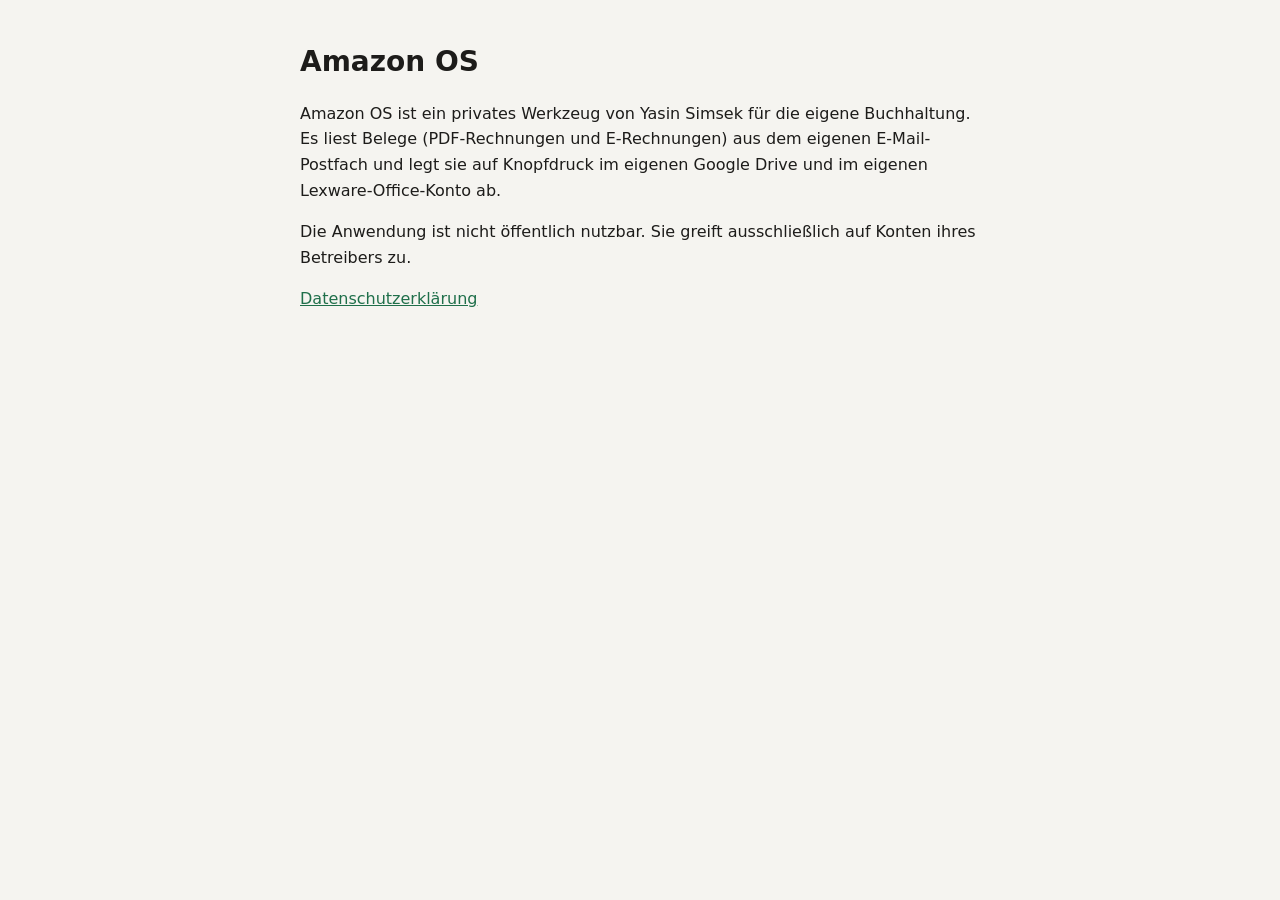
<file: index.html>
<!doctype html>
<html lang="de">
<head>
  <meta charset="utf-8">
  <meta name="viewport" content="width=device-width, initial-scale=1">
  <title>Amazon OS</title>
  <link rel="stylesheet" href="style.css">
</head>
<body>
  <main>
    <h1>Amazon OS</h1>
    <p>Amazon OS ist ein privates Werkzeug von Yasin Simsek für die eigene Buchhaltung. Es liest Belege
      (PDF-Rechnungen und E-Rechnungen) aus dem eigenen E-Mail-Postfach und legt sie auf Knopfdruck im
      eigenen Google Drive und im eigenen Lexware-Office-Konto ab.</p>
    <p>Die Anwendung ist nicht öffentlich nutzbar. Sie greift ausschließlich auf Konten ihres Betreibers zu.</p>
    <p><a href="datenschutz.html">Datenschutzerklärung</a></p>
  </main>
</body>
</html>
</file>
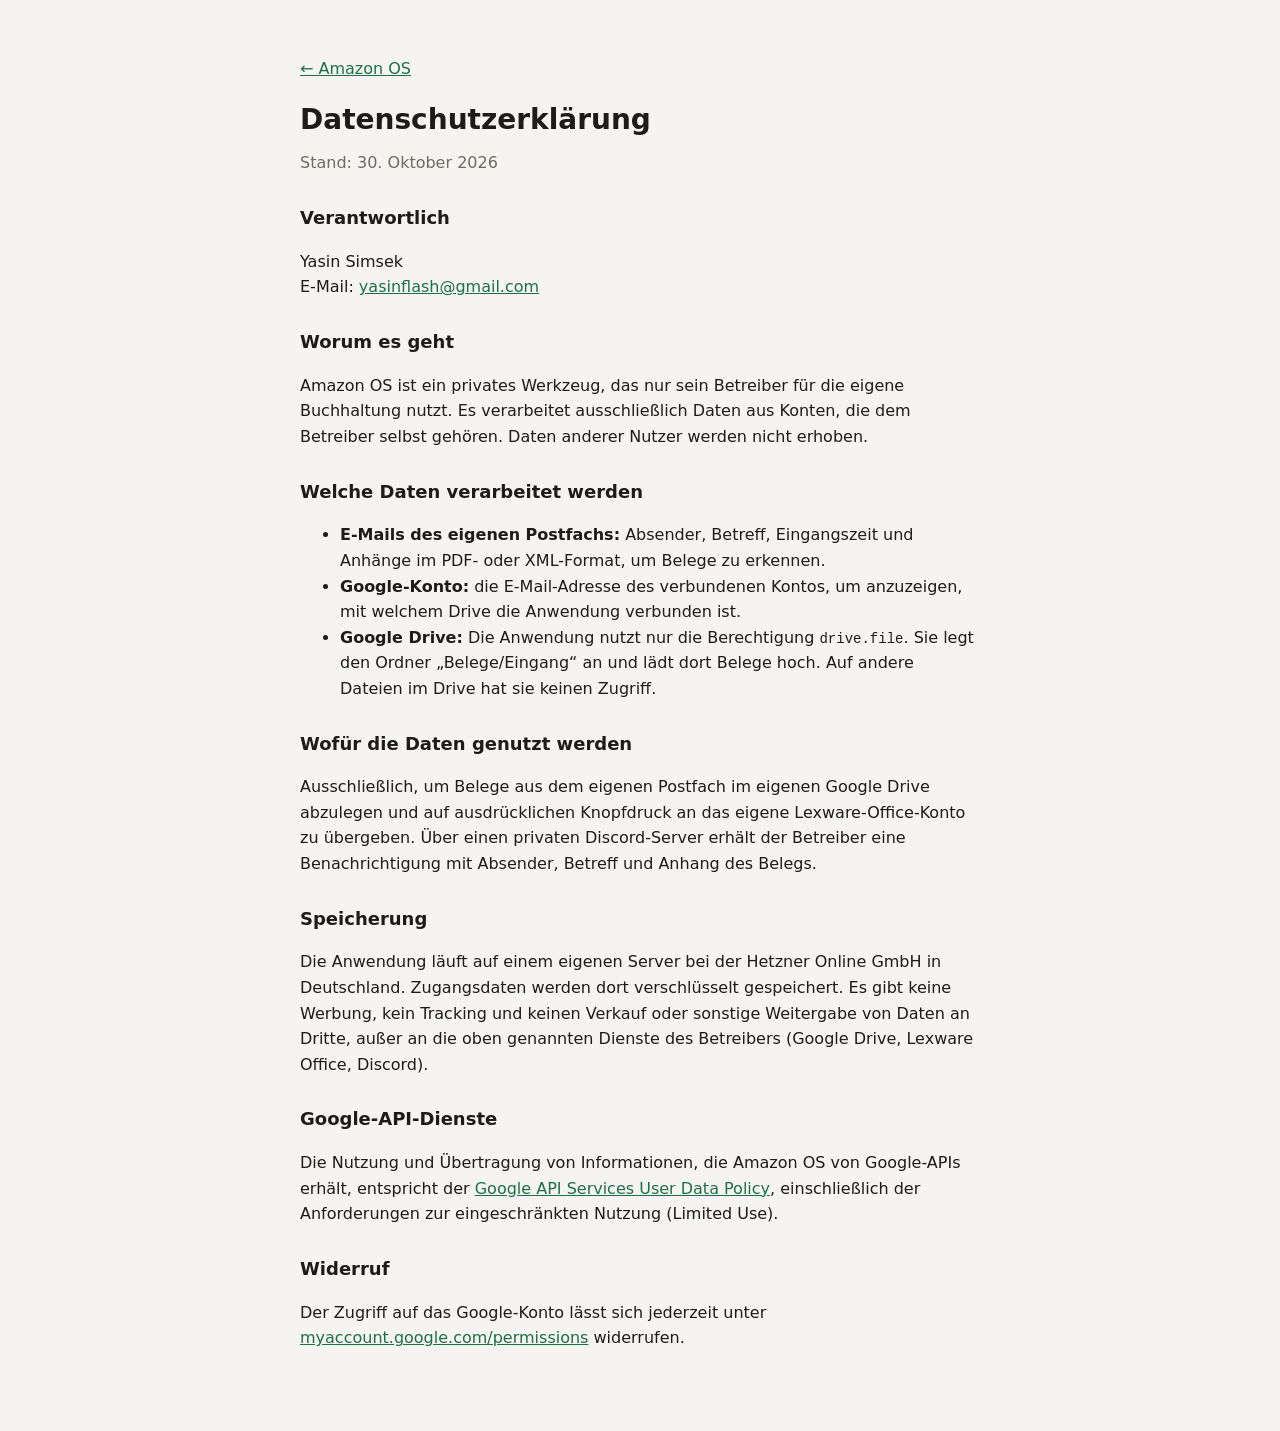
<file: datenschutz.html>
<!doctype html>
<html lang="de">
<head>
  <meta charset="utf-8">
  <meta name="viewport" content="width=device-width, initial-scale=1">
  <title>Datenschutzerklärung – Amazon OS</title>
  <link rel="stylesheet" href="style.css">
</head>
<body>
  <main>
    <p><a href="index.html">← Amazon OS</a></p>
    <h1>Datenschutzerklärung</h1>
    <p class="muted">Stand: 30. Oktober 2026</p>

    <h2>Verantwortlich</h2>
    <p>Yasin Simsek<br>E-Mail: <a href="mailto:yasinflash@gmail.com">yasinflash@gmail.com</a></p>

    <h2>Worum es geht</h2>
    <p>Amazon OS ist ein privates Werkzeug, das nur sein Betreiber für die eigene Buchhaltung nutzt.
      Es verarbeitet ausschließlich Daten aus Konten, die dem Betreiber selbst gehören. Daten anderer
      Nutzer werden nicht erhoben.</p>

    <h2>Welche Daten verarbeitet werden</h2>
    <ul>
      <li><b>E-Mails des eigenen Postfachs:</b> Absender, Betreff, Eingangszeit und Anhänge im PDF- oder
        XML-Format, um Belege zu erkennen.</li>
      <li><b>Google-Konto:</b> die E-Mail-Adresse des verbundenen Kontos, um anzuzeigen, mit welchem Drive
        die Anwendung verbunden ist.</li>
      <li><b>Google Drive:</b> Die Anwendung nutzt nur die Berechtigung <code>drive.file</code>. Sie legt
        den Ordner „Belege/Eingang“ an und lädt dort Belege hoch. Auf andere Dateien im Drive hat sie
        keinen Zugriff.</li>
    </ul>

    <h2>Wofür die Daten genutzt werden</h2>
    <p>Ausschließlich, um Belege aus dem eigenen Postfach im eigenen Google Drive abzulegen und auf
      ausdrücklichen Knopfdruck an das eigene Lexware-Office-Konto zu übergeben. Über einen privaten
      Discord-Server erhält der Betreiber eine Benachrichtigung mit Absender, Betreff und Anhang des Belegs.</p>

    <h2>Speicherung</h2>
    <p>Die Anwendung läuft auf einem eigenen Server bei der Hetzner Online GmbH in Deutschland. Zugangsdaten
      werden dort verschlüsselt gespeichert. Es gibt keine Werbung, kein Tracking und keinen Verkauf oder
      sonstige Weitergabe von Daten an Dritte, außer an die oben genannten Dienste des Betreibers
      (Google Drive, Lexware Office, Discord).</p>

    <h2>Google-API-Dienste</h2>
    <p>Die Nutzung und Übertragung von Informationen, die Amazon OS von Google-APIs erhält, entspricht der
      <a href="https://developers.google.com/terms/api-services-user-data-policy">Google API Services User
      Data Policy</a>, einschließlich der Anforderungen zur eingeschränkten Nutzung (Limited Use).</p>

    <h2>Widerruf</h2>
    <p>Der Zugriff auf das Google-Konto lässt sich jederzeit unter
      <a href="https://myaccount.google.com/permissions">myaccount.google.com/permissions</a> widerrufen.</p>
  </main>
</body>
</html>
</file>
<file: style.css>
:root { --bg: #f5f4f0; --ink: #1d1c1a; --muted: #6e6b65; --accent: #1f6f4a; }
@media (prefers-color-scheme: dark) {
  :root { --bg: #141413; --ink: #ecebe7; --muted: #9a978f; --accent: #3aa874; }
}
body { margin: 0; background: var(--bg); color: var(--ink); font: 16px/1.6 system-ui, -apple-system, "Segoe UI", Roboto, sans-serif; }
main { max-width: 680px; margin: 0 auto; padding: 40px 16px 64px; }
h1 { font-size: 28px; margin: 0 0 8px; }
h2 { font-size: 18px; margin: 28px 0 6px; }
a { color: var(--accent); }
.muted { color: var(--muted); margin-top: 0; }
code { font-size: 14px; }
</file>
